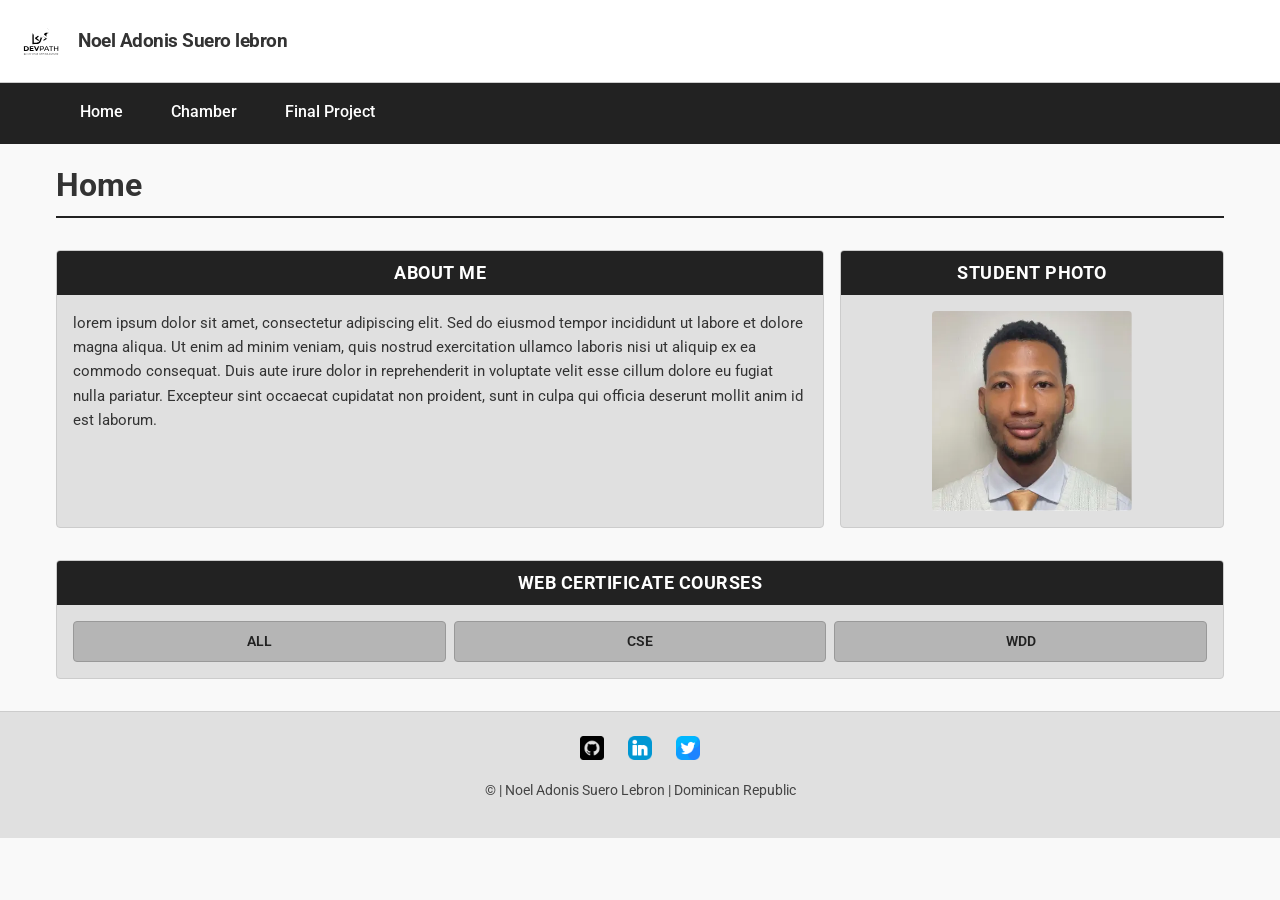
<file: index.html>
<!DOCTYPE html>
<html lang="en">
<head>
    <meta charset="UTF-8">
    <meta name="viewport" content="width=device-width, initial-scale=1.0">
    <title>About me</title>
    <meta name="description" content="This is a personal webpage about me, and my personal information about my hobbies and interests, and career.">
    <meta name="author" content="Adonis Lebron">

    <meta property="og:title" content="About me - Noel Adonis Suero Lebron">
    <meta property="og:description" content="This is a personal webpage about me, and my personal information about my hobbies and interests, and career.">
    <meta property="og:image" content="https://github.com/noellebron31-ship-it/wdd231/blob/main/week03/chamber/images/img-profile.webp">
    <meta property="og:url" content="https://github.com/noellebron31-ship-it/wdd231/blob/main/week03/chamber/images/hero.webp">
    <meta property="og:type" content="website">
    <link rel="icon" href="images/logo.svg" type="image/svg+xml">   
    <link rel="preconnect" href="https://fonts.googleapis.com">
    <link rel="preconnect" href="https://fonts.gstatic.com" crossorigin>
    <link href="https://fonts.googleapis.com/css2?family=Roboto:wght@400;500;700&display=swap" rel="stylesheet">

    <link rel="stylesheet" href="styles/normalize.css"> 
    <link rel="stylesheet" href="styles/context.css">
    <link script src="scripts/context.js" defer></script>
</head>

<body>
    
    <header>
        <div class="logo">
        <img src="images/logo.svg" alt="logo" width="200" height="200">
        <span> Noel Adonis Suero lebron</span>
        </div>

        <button id="menu-toggle" aria-label="toggle-menu">&#9776;</button>
 </header>

        
        <nav id="menu" class="hidden">
            <ul>
                <li><a href="index.html">Home</a></li>
                <li><a href="chamber.html">Chamber</a></li>
                <li><a href="final-project.html">Final Project</a></li>
            </ul> 
         </nav>
    

       
        <main>
            <h1>Home</h1>

        <section id="course-work">
            <h2>About me</h2>
            <p>lorem ipsum dolor sit amet, consectetur adipiscing elit. Sed do eiusmod tempor incididunt ut labore et dolore magna aliqua. Ut enim ad minim veniam, quis nostrud exercitation ullamco laboris nisi ut aliquip ex ea commodo consequat.
                 Duis aute irure dolor in reprehenderit in voluptate velit esse cillum dolore eu fugiat nulla pariatur. Excepteur sint occaecat cupidatat non proident, sunt in culpa qui officia deserunt mollit anim id est laborum.
            </p>
        </section>
        
        <section id="profile-photo">
                <h2>Student Photo</h2>
                <img src="images/img-profile.webp" alt="profile photo" width="200" height="200">
        </section>

        <section id="web-certificate-courses">
         <h2>Web certificate courses</h2>
             <ul>
                  <li>ALL</li>
                  <li>CSE</li>
                  <li>WDD</li>
             </ul>
        </section>
    </main>

    <!-- Footer Section -->
    <footer>
        <div class="footer-socials">
            <a href="https://github.com/" target="_blank" rel="noopener" aria-label="GitHub Profile">
                <img src="images/github.png" alt="GitHub" width="24" height="24">
            </a>
            <a href="https://linkedin.com/" target="_blank" rel="noopener" aria-label="LinkedIn Profile">
                <img src="images/linked.png" alt="LinkedIn" width="24" height="24">
            </a>
            <a href="https://twitter.com/" target="_blank" rel="noopener" aria-label="Twitter Profile">
                <img src="images/twitter.png" alt="Twitter" width="24" height="24">
            </a>
        </div>

        <div class="footer-info">
            <p>&copy;<span id="currentyear"></span> | Noel Adonis Suero Lebron | Dominican Republic</p>
        </div>

        <div class="footer-modified">
            <p id="lastModified"></p>
        </div>
    </footer>
    
</body>
</html>
</file>
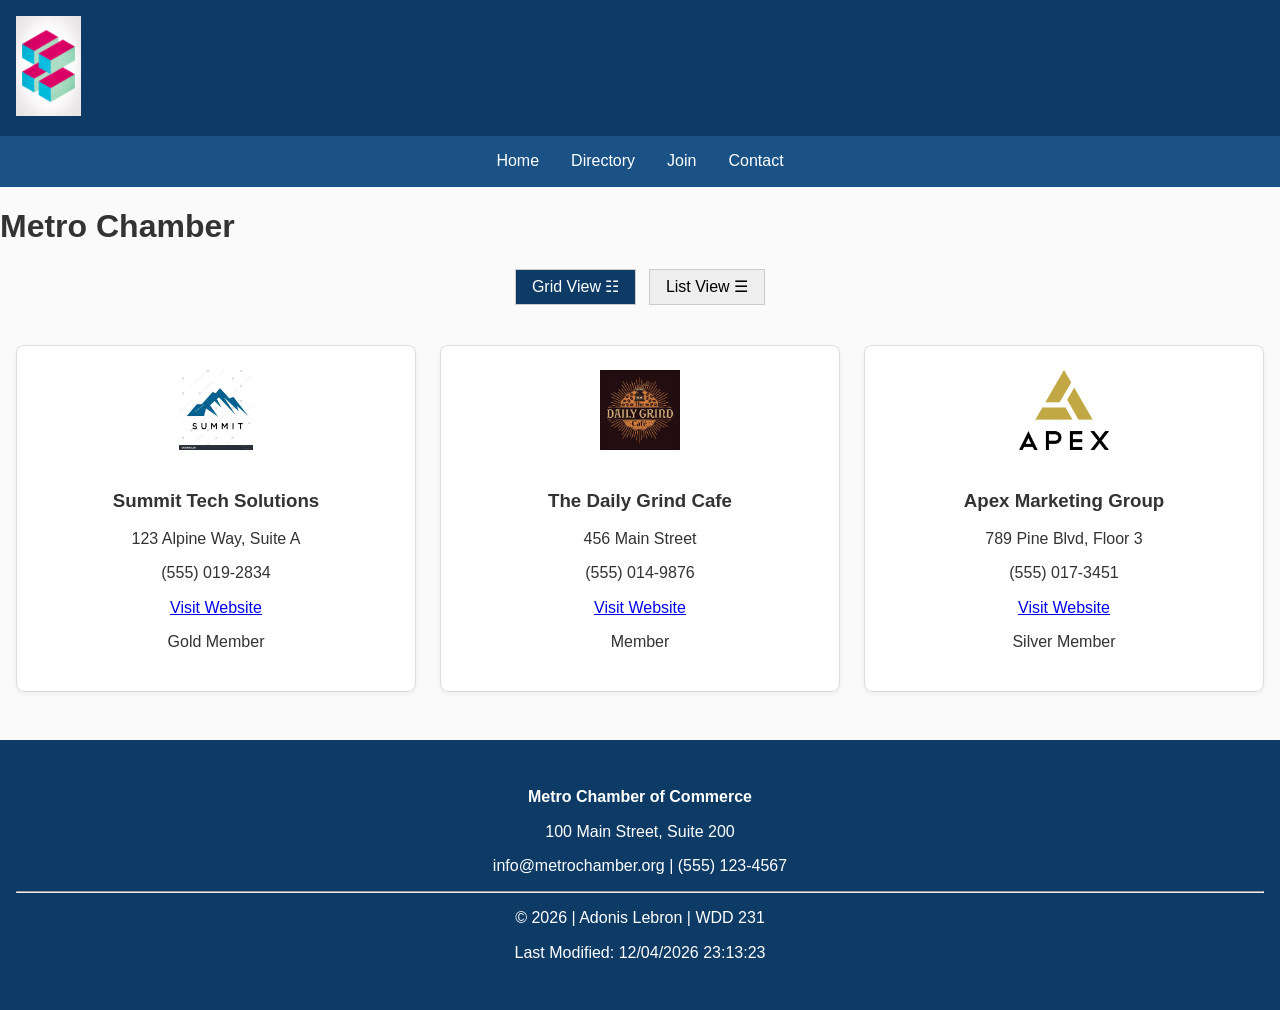
<file: chamber/directory.html>
<!DOCTYPE html>
<html lang="en">
<head>
  <meta charset="UTF-8">
  <meta name="viewport" content="width=device-width, initial-scale=1.0">
  <title>Business Directory | Local Chamber of Commerce</title>
  <meta name="description" content="Discover local businesses and services in our community Chamber of Commerce directory.">
  <meta name="author" content="Your Full Name">
  
  <link rel="icon" href="images/favicon.ico" type="image/favicon-icon">

  <meta property="og:title" content="Local Chamber of Commerce Directory">
  <meta property="og:description" content="Support local businesses. Browse our official member directory today.">
  <meta property="og:image" content="https://noellebron31-ship-it.github.io/wdd231/chamber/images/chamber-logo.avif">
  <meta property="og:url" content="https://yourgithubusername.github.io/wdd231/chamber/directory.html">
  <meta property="og:type" content="website">

  <link rel="preconnect" href="https://fonts.googleapis.com">
  <link rel="preconnect" href="https://fonts.gstatic.com" crossorigin>
  <link href="https://fonts.googleapis.com/css2?family=Montserrat:ital,wght@0,100..900;1,100..900&family=Roboto:ital,wght@0,100..900;1,100..900&display=swap" rel="stylesheet">

  <link rel="stylesheet" href="styles/normalize.css">
  <link rel="stylesheet" href="styles/small.css">
  <link rel="stylesheet" href="styles/larger.css" media="(min-width: 37.5rem)">
  <script src="scripts/directory.js" defer></script>

</head>
<body>

  <header>
    <div class="logo-area">
      <img src="images/chamber-logo.avif" alt="Chamber Logo" wight="100" height="100">
     
    </div>
    <button id="menu-btn" aria-label="Toggle navigation menu">☰</button>
  </header>

  <nav>
    <ul id="nav-links">
      <li><a href="#">Home</a></li>
      <li><a href="directory.html" class="active">Directory</a></li>
      <li><a href="#">Join</a></li>
      <li><a href="#">Contact</a></li>
    </ul>
  </nav>

  <main>
     <h1>Metro Chamber</h1>
    
    <div class="view-toggle">
      <button id="grid-btn" class="active" aria-label="Grid View">Grid View ☷</button>
      <button id="list-btn" aria-label="List View">List View ☰</button>
    </div>

    <article id="members-container" class="grid-view">
      </article>
  </main>

  <footer>
    <div class="footer-contact">
      <p><strong>Metro Chamber of Commerce</strong></p>
      <p>100 Main Street, Suite 200</p>
      <p>info@metrochamber.org | (555) 123-4567</p>
    </div>
    <hr>
    <div class="footer-meta">
      <p>&copy; <span id="year"></span> | Adonis Lebron | WDD 231</p>
      <p>Last Modified: <span id="lastModified"></span></p>
    </div>
  </footer>


</body>
</html>
</file>
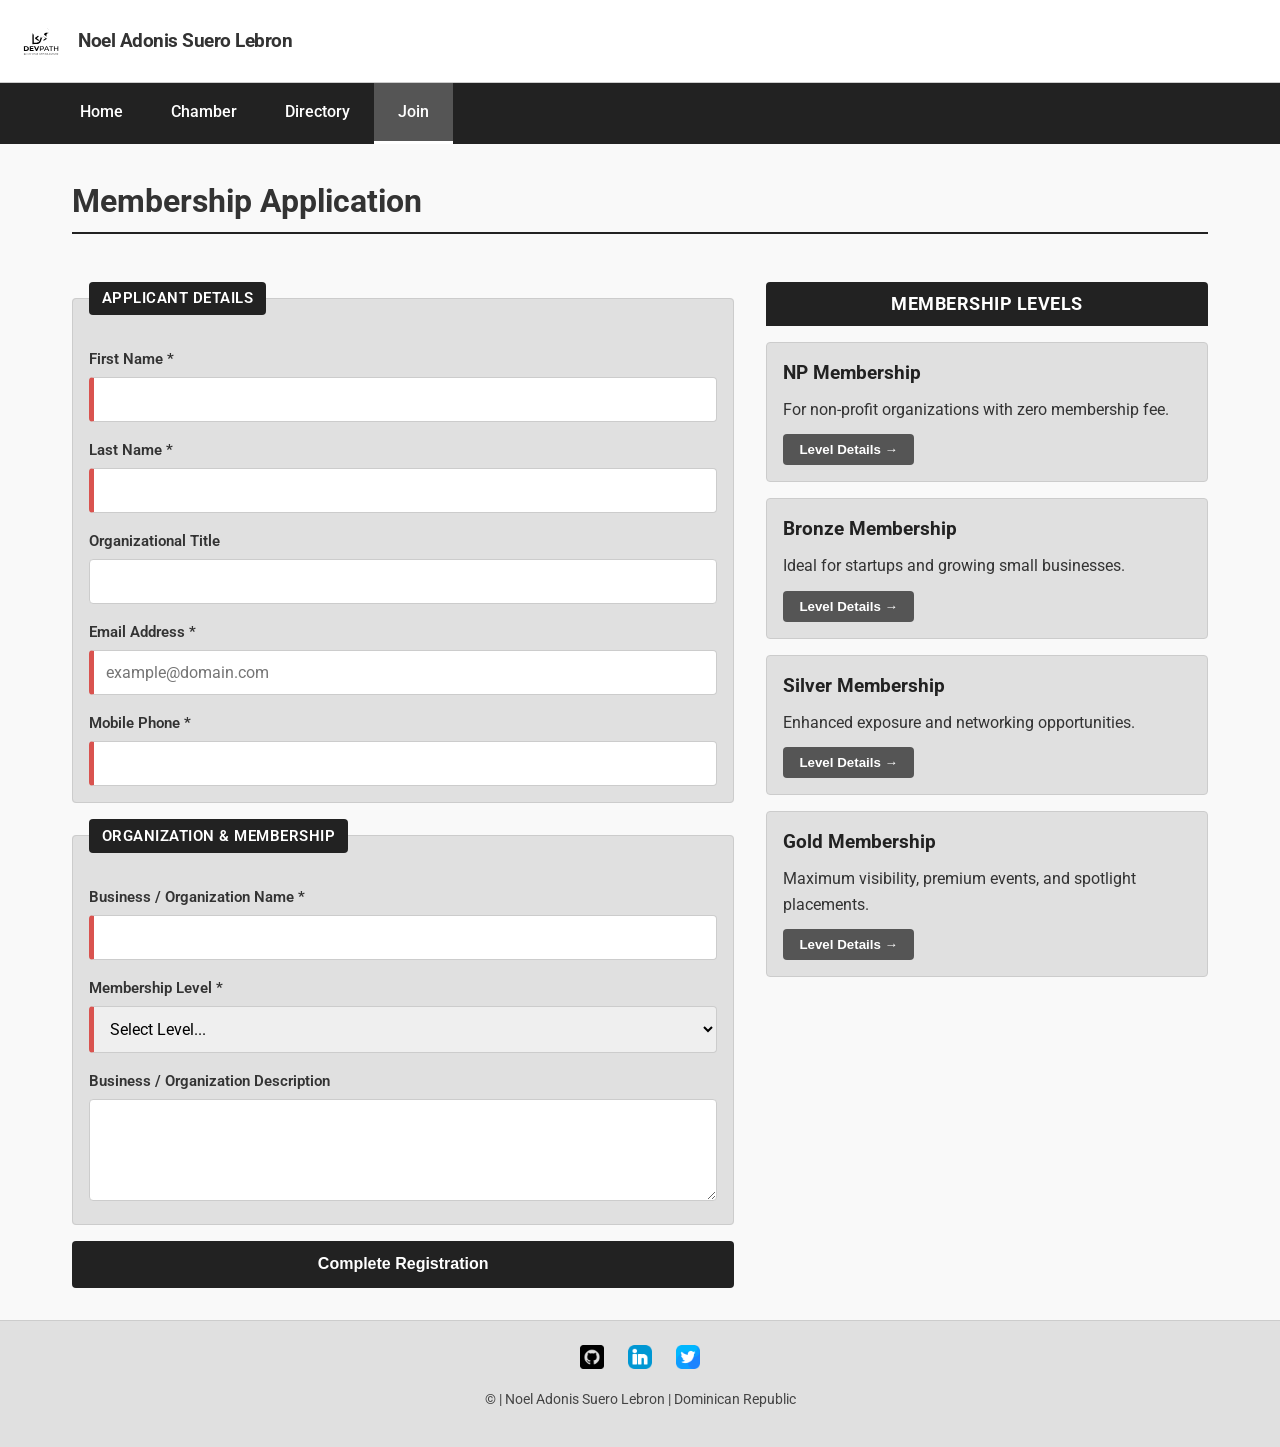
<file: chamber/join.html>
<!DOCTYPE html>
<html lang="en">
<head>
    <meta charset="UTF-8">
    <meta name="viewport" content="width=device-width, initial-scale=1.0">
    <title>Chamber Membership Application - Join Us</title>
    <meta name="description" content="Apply to join the Chamber of Commerce. Select your membership level and connect with local business opportunities.">
    <meta name="author" content="Noel Adonis Suero Lebron">

    
    <link rel="icon" href="images/logo.svg" type="image/svg+xml">

   
    <meta property="og:title" content="Chamber Membership Application">
    <meta property="og:description" content="Join our Chamber of Commerce to grow your business network.">
    <meta property="og:image" content="https://yourusername.github.io/wdd231/chamber/images/hero.webp">
    <meta property="og:url" content="https://yourusername.github.io/wdd231/chamber/join.html">
    <meta property="og:type" content="website">

   
    <link rel="preconnect" href="https://fonts.googleapis.com">
    <link rel="preconnect" href="https://fonts.gstatic.com" crossorigin>
    <link href="https://fonts.googleapis.com/css2?family=Roboto:wght@400;500;700&display=swap" rel="stylesheet">

    <link rel="stylesheet" href="styles/join.css">
    <link rel="stylesheet" href="styles/join-large.css" media="(min-width: 768px)">

    <script src="scripts/join.js" defer></script>
</head>

<body>
    
    <header>
        <div class="logo">
            <img src="images/logo.svg" alt="Chamber Logo" width="50" height="50">
            <span>Noel Adonis Suero Lebron</span>
        </div>
        <button id="menu-toggle" aria-label="toggle-menu">&#9776;</button>
    </header>

    
    <nav id="menu" class="hidden">
        <ul>
            <li><a href="../index.html">Home</a></li>
            <li><a href="index.html">Chamber</a></li>
            <li><a href="directory.html">Directory</a></li>
            <li><a href="join.html" class="active">Join</a></li>
        </ul>
    </nav>

    
    <main class="join-grid">
        <h1>Membership Application</h1>

       
        <form method="get" action="thankyou.html" class="join-form">
            <fieldset>
                <legend>Applicant Details</legend>
                
                <label title="First Name">
                    First Name *
                    <input type="text" name="fname" required autocomplete="given-name" title="Please enter your first name">
                </label>

                <label title="Last Name">
                    Last Name *
                    <input type="text" name="lname" required autocomplete="family-name" title="Please enter your last name">
                </label>

                <label title="Organizational Title">
                    Organizational Title
                    <input type="text" name="title" autocomplete="organization-title" pattern="[A-Za-z\s\-]{7,}" title="Only letters, spaces, and hyphens with a minimum of 7 characters">
                </label>

                <label title="Email Address">
                    Email Address *
                    <input type="email" name="email" required autocomplete="email" placeholder="example@domain.com" title="Please enter a valid email address">
                </label>

                <label title="Mobile Phone Number">
                    Mobile Phone *
                    <input type="tel" name="phone" required autocomplete="tel" title="Please enter your mobile phone number">
                </label>
            </fieldset>

            <fieldset>
                <legend>Organization & Membership</legend>

                <label title="Business or Organization Name">
                    Business / Organization Name *
                    <input type="text" name="organization" required autocomplete="organization" title="Please enter your business or organization name">
                </label>

                <label title="Membership Level">
                    Membership Level *
                    <select name="membership" required title="Select a membership level">
                        <option value="" disabled selected>Select Level...</option>
                        <option value="np">NP Membership (Non-Profit / Free)</option>
                        <option value="bronze">Bronze Membership</option>
                        <option value="silver">Silver Membership</option>
                        <option value="gold">Gold Membership</option>
                    </select>
                </label>

                <label title="Business Description">
                    Business / Organization Description
                    <textarea name="description" rows="4" title="Briefly describe your business or organization"></textarea>
                </label>

                
                <input type="hidden" name="timestamp" id="timestamp">
            </fieldset>

            <input type="submit" value="Complete Registration" class="submit-btn">
        </form>

      
        <section class="membership-cards-container">
            <h2>Membership Levels</h2>

            <div class="cards-grid">
                <div class="card card-np">
                    <h3>NP Membership</h3>
                    <p>For non-profit organizations with zero membership fee.</p>
                    <button type="button" class="modal-trigger" data-modal="modal-np">Level Details &rarr;</button>
                </div>

                <div class="card card-bronze">
                    <h3>Bronze Membership</h3>
                    <p>Ideal for startups and growing small businesses.</p>
                    <button type="button" class="modal-trigger" data-modal="modal-bronze">Level Details &rarr;</button>
                </div>

                <div class="card card-silver">
                    <h3>Silver Membership</h3>
                    <p>Enhanced exposure and networking opportunities.</p>
                    <button type="button" class="modal-trigger" data-modal="modal-silver">Level Details &rarr;</button>
                </div>

                <div class="card card-gold">
                    <h3>Gold Membership</h3>
                    <p>Maximum visibility, premium events, and spotlight placements.</p>
                    <button type="button" class="modal-trigger" data-modal="modal-gold">Level Details &rarr;</button>
                </div>
            </div>
        </section>

        
        <dialog id="modal-np" class="benefits-modal">
            <button class="modal-close">&times;</button>
            <h3>NP Membership Benefits</h3>
            <ul>
                <li>Free community listing in directory.</li>
                <li>Access to general chamber networking meetings.</li>
                <li>Newsletter announcements for community events.</li>
            </ul>
        </dialog>

        <dialog id="modal-bronze" class="benefits-modal">
            <button class="modal-close">&times;</button>
            <h3>Bronze Membership Benefits</h3>
            <ul>
                <li>Standard business directory listing.</li>
                <li>10% discount on chamber event tickets.</li>
                <li>Access to professional development workshops.</li>
            </ul>
        </dialog>

        <dialog id="modal-silver" class="benefits-modal">
            <button class="modal-close">&times;</button>
            <h3>Silver Membership Benefits</h3>
            <ul>
                <li>Highlighted business directory listing.</li>
                <li>20% discount on chamber event tickets.</li>
                <li>Rotating banner ad placement on chamber website.</li>
            </ul>
        </dialog>

        <dialog id="modal-gold" class="benefits-modal">
            <button class="modal-close">&times;</button>
            <h3>Gold Membership Benefits</h3>
            <ul>
                <li>Featured Gold placement on business directory and home page spotlights.</li>
                <li>Free entry to all annual chamber galas and business expos.</li>
                <li>Dedicated email broadcast to chamber mailing list.</li>
            </ul>
        </dialog>
    </main>

    
    <footer>
        <div class="footer-socials">
            <a href="https://github.com/" target="_blank" rel="noopener" aria-label="GitHub Profile">
                <img src="images/github.png" alt="GitHub" width="24" height="24">
            </a>
            <a href="https://linkedin.com/" target="_blank" rel="noopener" aria-label="LinkedIn Profile">
                <img src="images/linked.png" alt="LinkedIn" width="24" height="24">
            </a>
            <a href="https://twitter.com/" target="_blank" rel="noopener" aria-label="Twitter Profile">
                <img src="images/twitter.png" alt="Twitter" width="24" height="24">
            </a>
        </div>

        <div class="footer-info">
            <p>&copy;<span id="currentyear"></span> | Noel Adonis Suero Lebron | Dominican Republic</p>
        </div>

        <div class="footer-modified">
            <p id="lastModified"></p>
        </div>
    </footer>
</body>
</html>
</file>
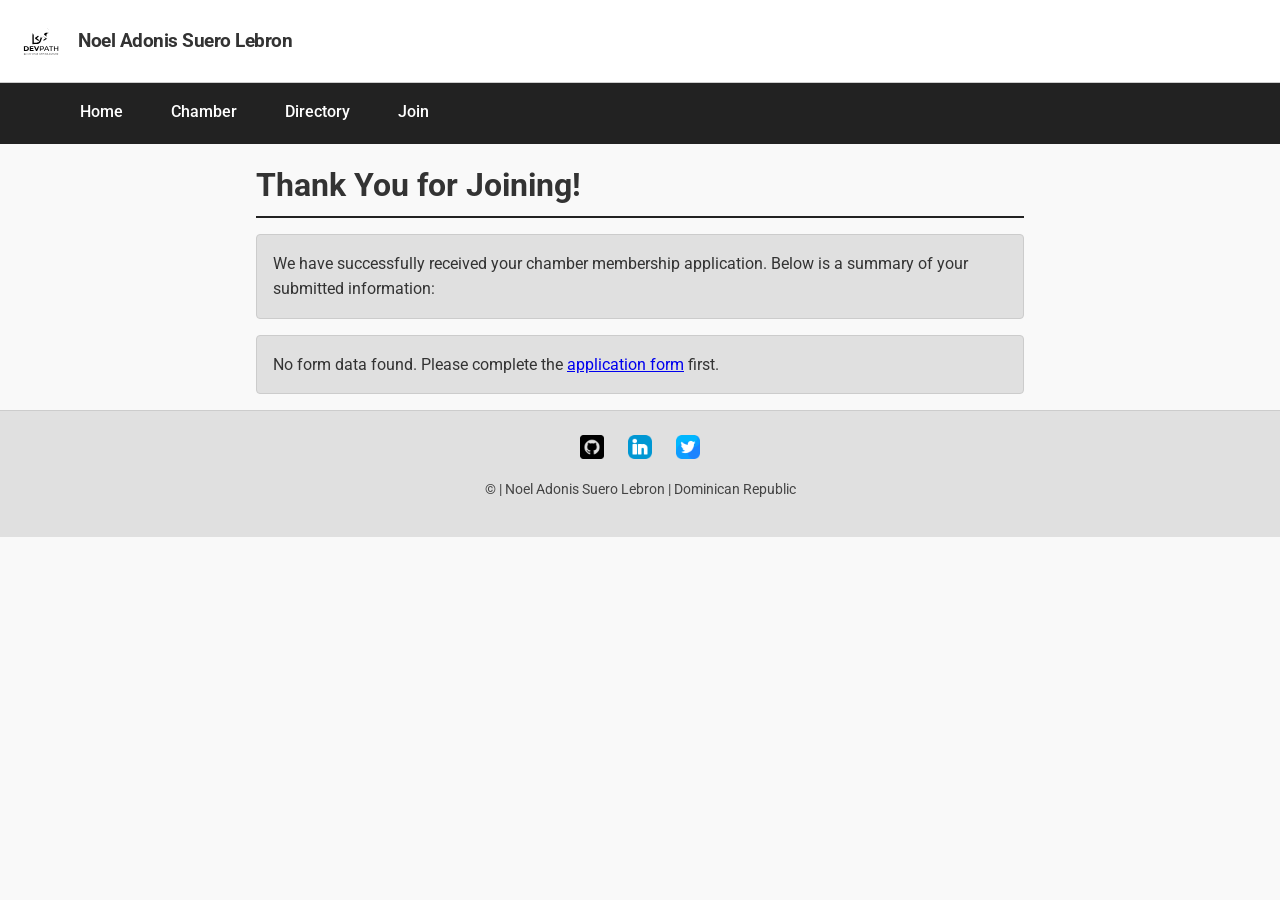
<file: chamber/thankyou.html>
<!DOCTYPE html>
<html lang="en">
<head>
    <meta charset="UTF-8">
    <meta name="viewport" content="width=device-width, initial-scale=1.0">
    <title>Registration Confirmation - Thank You</title>
    <meta name="description" content="Thank you for submitting your application to join the Chamber of Commerce.">
    <meta name="author" content="Noel Adonis Suero Lebron">

   
    <link rel="icon" href="images/logo.svg" type="image/svg+xml">

  
    <meta property="og:title" content="Registration Confirmation">
    <meta property="og:description" content="Thank you for joining the Chamber of Commerce.">
    <meta property="og:image" content="https://yourusername.github.io/wdd231/chamber/images/hero.webp">
    <meta property="og:url" content="https://yourusername.github.io/wdd231/chamber/thankyou.html">
    <meta property="og:type" content="website">

  
    <link rel="preconnect" href="https://fonts.googleapis.com">
    <link rel="preconnect" href="https://fonts.gstatic.com" crossorigin>
    <link href="https://fonts.googleapis.com/css2?family=Roboto:wght@400;500;700&display=swap" rel="stylesheet">

    <link rel="stylesheet" href="styles/join.css">
    <link rel="stylesheet" href="styles/join-large.css">
    
    
    <script src="scripts/thankyou.js" defer></script>
</head>

<body>
    
    <header>
        <div class="logo">
            <img src="images/logo.svg" alt="Chamber Logo" width="50" height="50">
            <span>Noel Adonis Suero Lebron</span>
        </div>
        <button id="menu-toggle" aria-label="toggle-menu">&#9776;</button>
    </header>


    <nav id="menu" class="hidden">
        <ul>
            <li><a href="../index.html">Home</a></li>
            <li><a href="index.html">Chamber</a></li>
            <li><a href="directory.html">Directory</a></li>
            <li><a href="join.html">Join</a></li>
        </ul>
    </nav>

  
    <main class="thankyou-container">
        <h1>Thank You for Joining!</h1>
        <p class="thankyou-intro">We have successfully received your chamber membership application. Below is a summary of your submitted information:</p>

        <div id="results" class="results-card">
          
        </div>
    </main>


    <footer>
        <div class="footer-socials">
            <a href="https://github.com/" target="_blank" rel="noopener" aria-label="GitHub Profile">
                <img src="images/github.png" alt="GitHub" width="24" height="24">
            </a>
            <a href="https://linkedin.com/" target="_blank" rel="noopener" aria-label="LinkedIn Profile">
                <img src="images/linked.png" alt="LinkedIn" width="24" height="24">
            </a>
            <a href="https://twitter.com/" target="_blank" rel="noopener" aria-label="Twitter Profile">
                <img src="images/twitter.png" alt="Twitter" width="24" height="24">
            </a>
        </div>

        <div class="footer-info">
            <p>&copy;<span id="currentyear"></span> | Noel Adonis Suero Lebron | Dominican Republic</p>
        </div>

        <div class="footer-modified">
            <p id="lastModified"></p>
        </div>
    </footer>
</body>
</html>
</file>
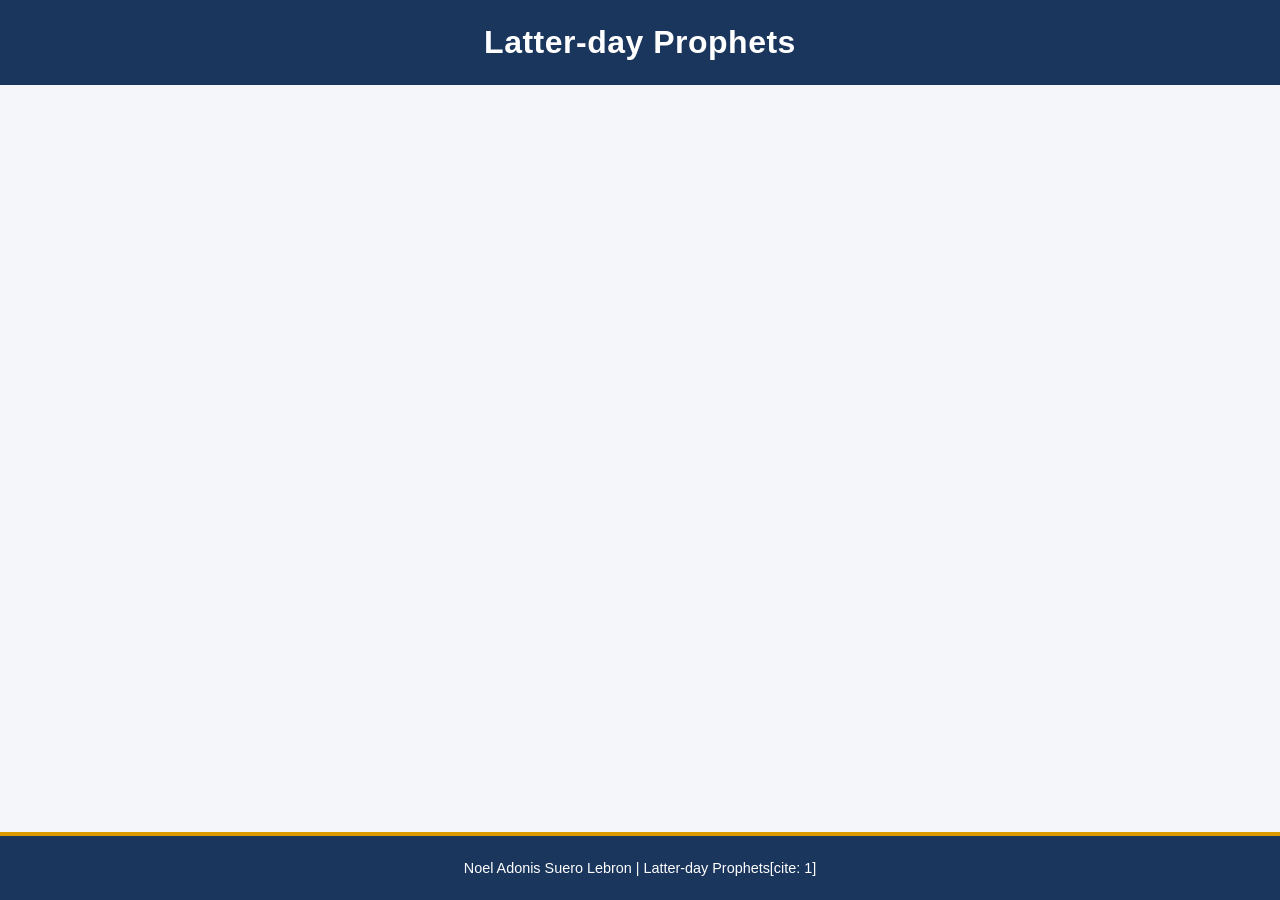
<file: week02/prophets.html>
<!DOCTYPE html>
<html lang="en">
<head>
    <meta charset="UTF-8">
    <meta name="viewport" content="width=device-width, initial-scale=1.0">
    <title>Latter-day Prophets</title>
    <meta name="description" content="A dynamic page displaying Latter-day Prophets of the LDS church, fetching data asynchronously using the Fetch API.">
    <meta name="author" content="Noel Adonis Suero Lebron">
    <link rel="stylesheet" href="styles/prophets.css">
    <script src="scripts/prophets.js" defer></script>
</head>
<body>
    <header>
        <h1>Latter-day Prophets</h1>
    </header>

    <main>
        <div id="cards"></div>
    </main>

    <footer>
        Noel Adonis Suero Lebron | Latter-day Prophets[cite: 1]
    </footer>
</body>
</html>
</file>
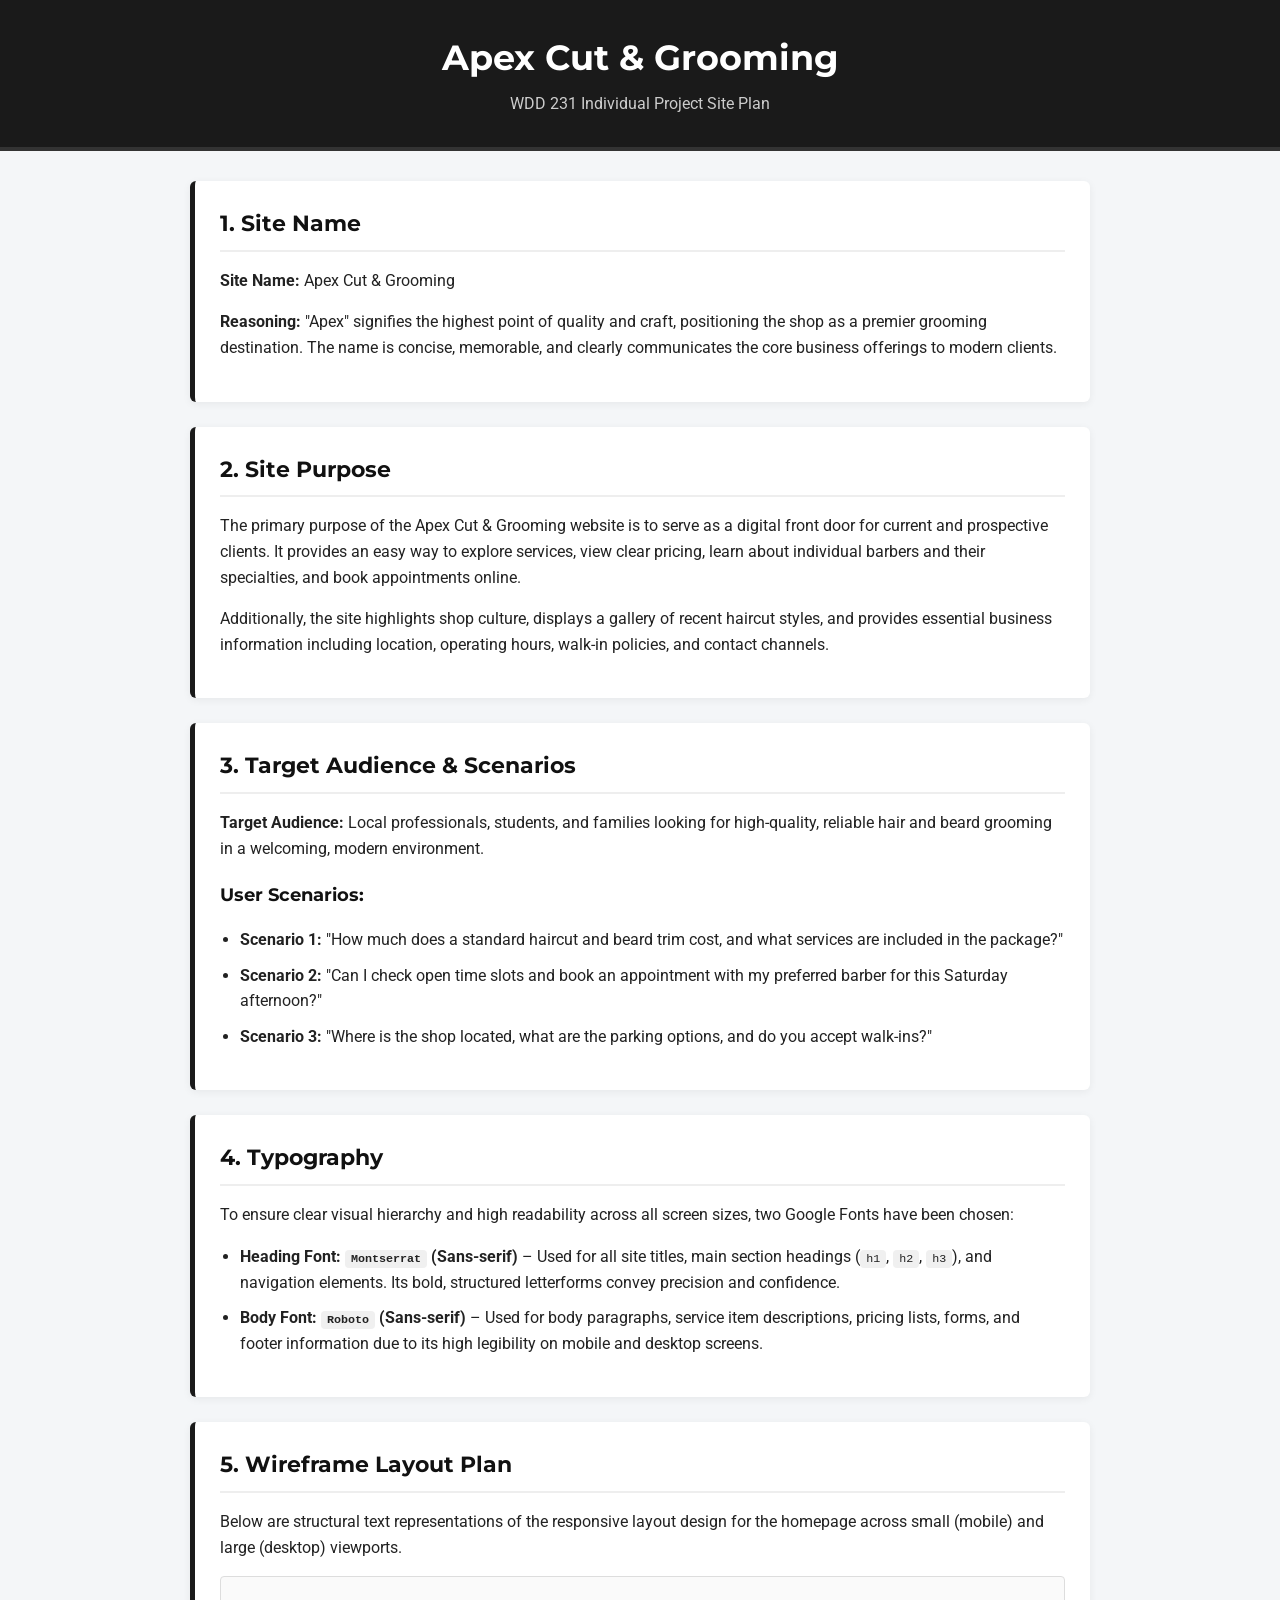
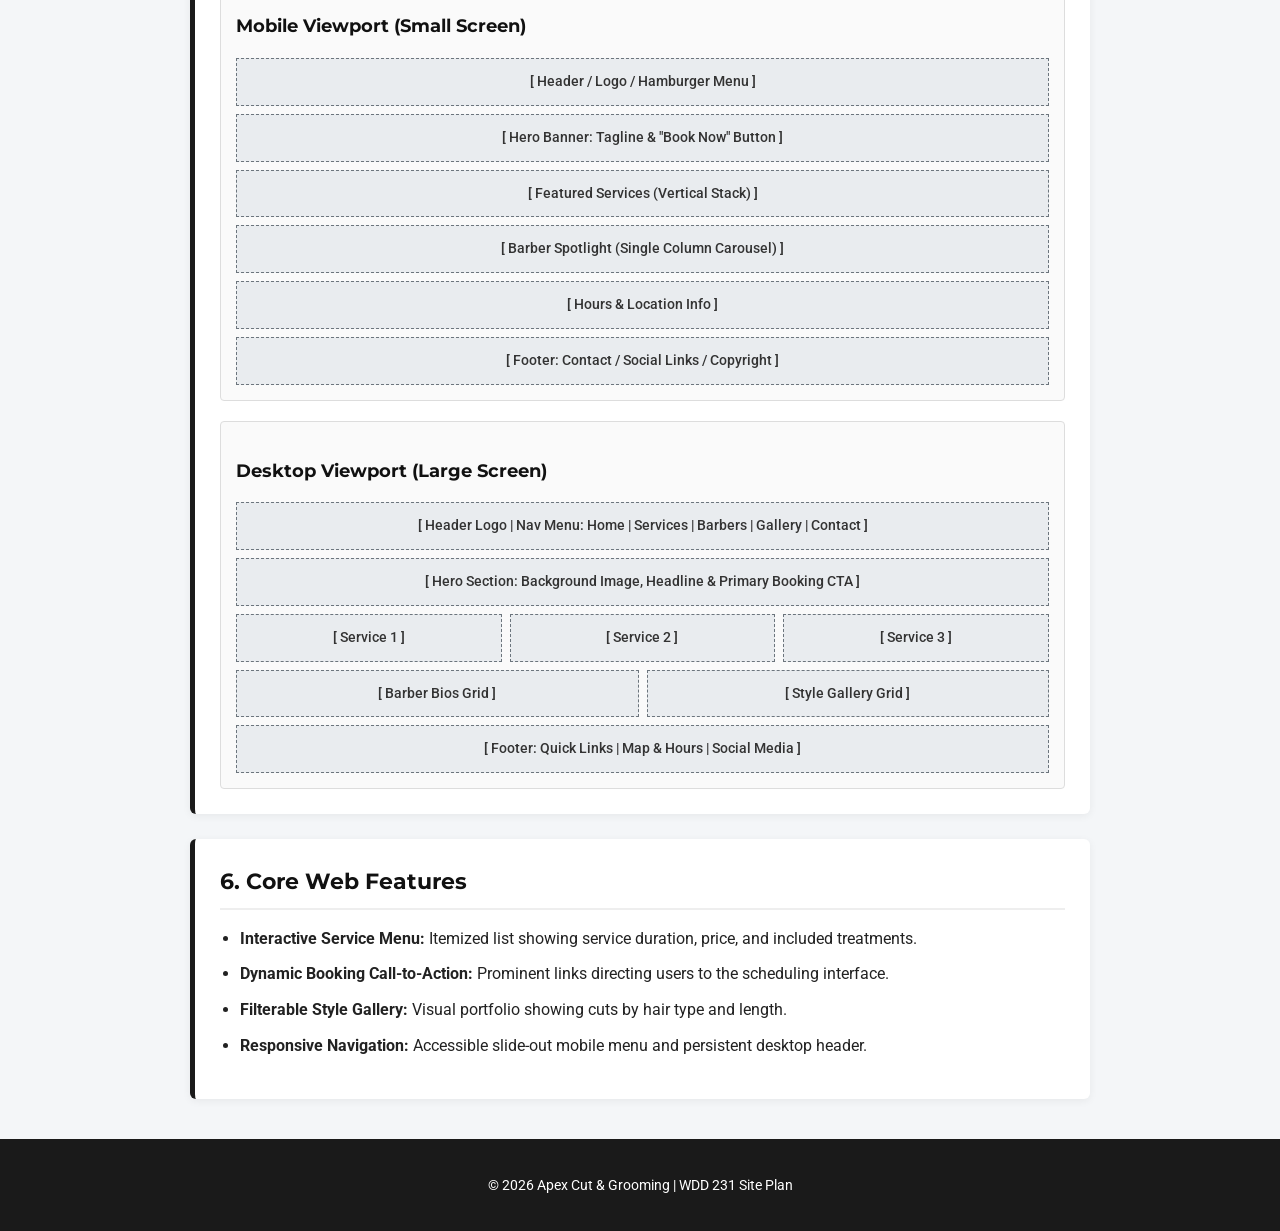
<file: week05/site-plan.html>
<!DOCTYPE html>
<html lang="en">
<head>
  <meta charset="UTF-8">
  <meta name="viewport" content="width=device-width, initial-scale=1.0">
  <title>Apex Cut & Grooming – Individual Project Site Plan</title>
  <link rel="preconnect" href="https://fonts.googleapis.com">
  <link rel="preconnect" href="https://fonts.gstatic.com" crossorigin>
  <link href="https://fonts.googleapis.com/css2?family=Montserrat:wght@600;700&family=Roboto:wght@400;500;700&display=swap" rel="stylesheet">
  <link rel="stylesheet" href="styles/site-plan.css">
</head>
<body>
  <header>
    <h1>Apex Cut & Grooming</h1>
    <p class="subtitle">WDD 231 Individual Project Site Plan</p>
  </header>

  <main>
    <!-- Site Name Section -->
    <section>
      <h2>1. Site Name</h2>
      <p><strong>Site Name:</strong> Apex Cut & Grooming</p>
      <p>
        <strong>Reasoning:</strong> "Apex" signifies the highest point of quality and craft, positioning the shop as a premier grooming destination. The name is concise, memorable, and clearly communicates the core business offerings to modern clients.
      </p>
    </section>

    <!-- Site Purpose Section -->
    <section>
      <h2>2. Site Purpose</h2>
      <p>
        The primary purpose of the Apex Cut & Grooming website is to serve as a digital front door for current and prospective clients. It provides an easy way to explore services, view clear pricing, learn about individual barbers and their specialties, and book appointments online. 
      </p>
      <p>
        Additionally, the site highlights shop culture, displays a gallery of recent haircut styles, and provides essential business information including location, operating hours, walk-in policies, and contact channels.
      </p>
    </section>

    <!-- Target Audience & Scenarios Section -->
    <section>
      <h2>3. Target Audience & Scenarios</h2>
      <p>
        <strong>Target Audience:</strong> Local professionals, students, and families looking for high-quality, reliable hair and beard grooming in a welcoming, modern environment.
      </p>
      <h3>User Scenarios:</h3>
      <ul>
        <li><strong>Scenario 1:</strong> "How much does a standard haircut and beard trim cost, and what services are included in the package?"</li>
        <li><strong>Scenario 2:</strong> "Can I check open time slots and book an appointment with my preferred barber for this Saturday afternoon?"</li>
        <li><strong>Scenario 3:</strong> "Where is the shop located, what are the parking options, and do you accept walk-ins?"</li>
      </ul>
    </section>

    <!-- Typography Section -->
    <section>
      <h2>4. Typography</h2>
      <p>
        To ensure clear visual hierarchy and high readability across all screen sizes, two Google Fonts have been chosen:
      </p>
      <ul>
        <li>
          <strong>Heading Font: <code>Montserrat</code> (Sans-serif)</strong> – Used for all site titles, main section headings (<code>h1</code>, <code>h2</code>, <code>h3</code>), and navigation elements. Its bold, structured letterforms convey precision and confidence.
        </li>
        <li>
          <strong>Body Font: <code>Roboto</code> (Sans-serif)</strong> – Used for body paragraphs, service item descriptions, pricing lists, forms, and footer information due to its high legibility on mobile and desktop screens.
        </li>
      </ul>
    </section>

    <!-- Wireframe Layout Section (Text/CSS Structural Representation) -->
    <section>
      <h2>5. Wireframe Layout Plan</h2>
      <p>
        Below are structural text representations of the responsive layout design for the homepage across small (mobile) and large (desktop) viewports.
      </p>

      <div class="wireframe-container">
        <!-- Small Viewport Diagram -->
        <div class="wireframe-card">
          <h3>Mobile Viewport (Small Screen)</h3>
          <div class="wireframe-box">
            <div class="wf-block wf-header">[ Header / Logo / Hamburger Menu ]</div>
            <div class="wf-block wf-hero">[ Hero Banner: Tagline & "Book Now" Button ]</div>
            <div class="wf-block wf-section">[ Featured Services (Vertical Stack) ]</div>
            <div class="wf-block wf-section">[ Barber Spotlight (Single Column Carousel) ]</div>
            <div class="wf-block wf-section">[ Hours & Location Info ]</div>
            <div class="wf-block wf-footer">[ Footer: Contact / Social Links / Copyright ]</div>
          </div>
        </div>

        <!-- Large Viewport Diagram -->
        <div class="wireframe-card">
          <h3>Desktop Viewport (Large Screen)</h3>
          <div class="wireframe-box">
            <div class="wf-block wf-header">[ Header Logo | Nav Menu: Home | Services | Barbers | Gallery | Contact ]</div>
            <div class="wf-block wf-hero">[ Hero Section: Background Image, Headline & Primary Booking CTA ]</div>
            <div class="wf-grid-3">
              <div class="wf-block">[ Service 1 ]</div>
              <div class="wf-block">[ Service 2 ]</div>
              <div class="wf-block">[ Service 3 ]</div>
            </div>
            <div class="wf-grid-2">
              <div class="wf-block">[ Barber Bios Grid ]</div>
              <div class="wf-block">[ Style Gallery Grid ]</div>
            </div>
            <div class="wf-block wf-footer">[ Footer: Quick Links | Map & Hours | Social Media ]</div>
          </div>
        </div>
      </div>
    </section>

    <!-- Key Site Features & Future Enhancements -->
    <section>
      <h2>6. Core Web Features</h2>
      <ul>
        <li><strong>Interactive Service Menu:</strong> Itemized list showing service duration, price, and included treatments.</li>
        <li><strong>Dynamic Booking Call-to-Action:</strong> Prominent links directing users to the scheduling interface.</li>
        <li><strong>Filterable Style Gallery:</strong> Visual portfolio showing cuts by hair type and length.</li>
        <li><strong>Responsive Navigation:</strong> Accessible slide-out mobile menu and persistent desktop header.</li>
      </ul>
    </section>
  </main>

  <footer>
    <p>&copy; 2026 Apex Cut & Grooming | WDD 231 Site Plan</p>
  </footer>
</body>
</html>
</file>
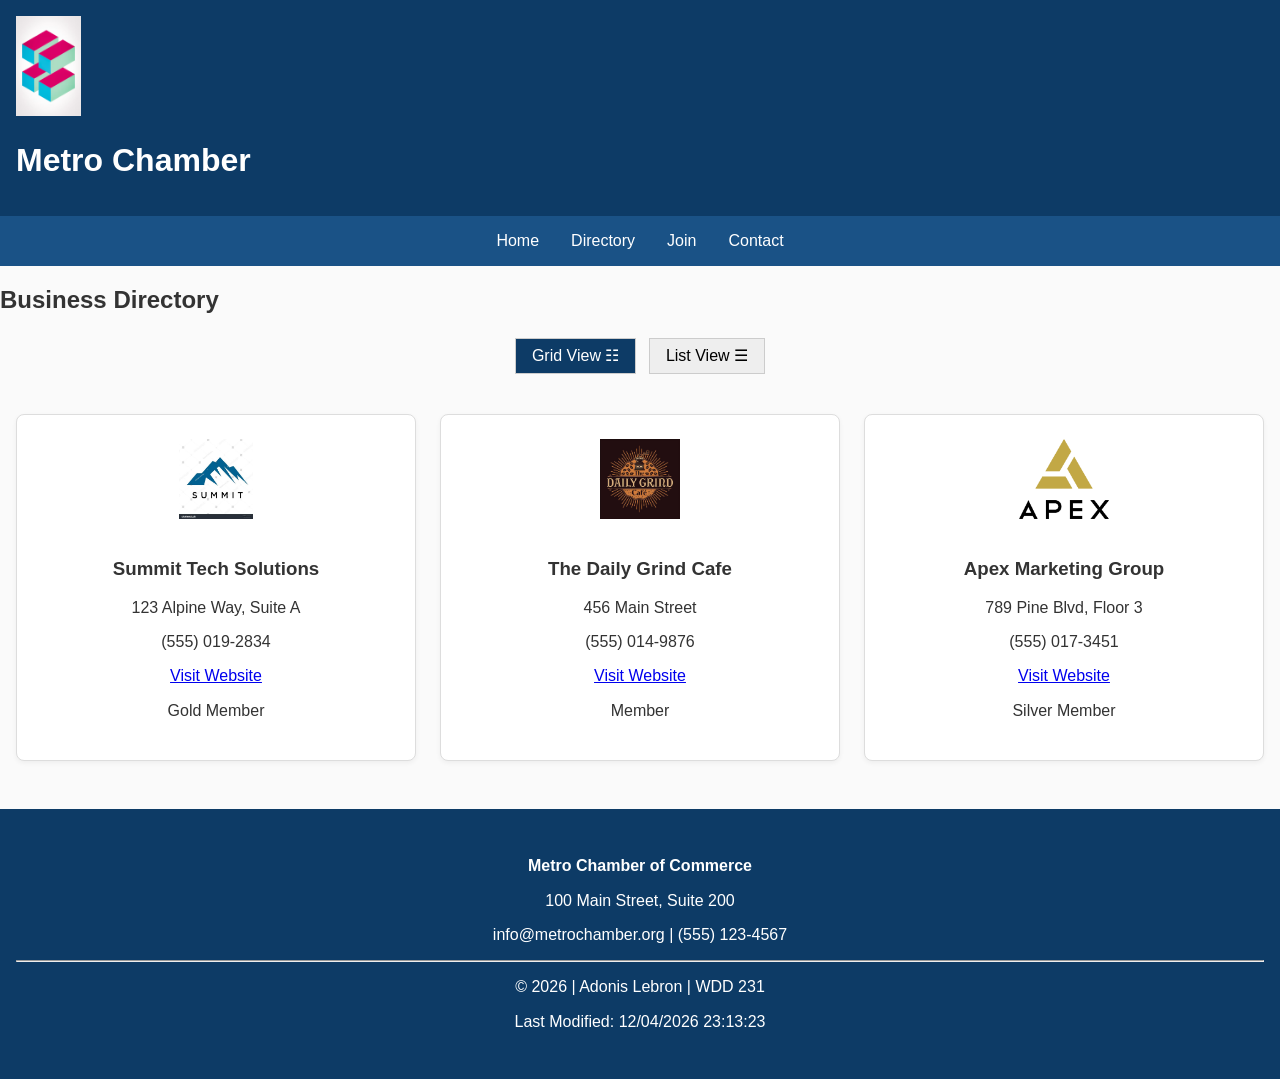
<file: week02/chamber/directory.html>
<!DOCTYPE html>
<html lang="en">
<head>
  <meta charset="UTF-8">
  <meta name="viewport" content="width=device-width, initial-scale=1.0">
  <title>Business Directory | Local Chamber of Commerce</title>
  <meta name="description" content="Discover local businesses and services in our community Chamber of Commerce directory.">
  <meta name="author" content="Your Full Name">
  
  <link rel="icon" href="images/favicon.ico" type="image/favicon-icon">

  <meta property="og:title" content="Local Chamber of Commerce Directory">
  <meta property="og:description" content="Support local businesses. Browse our official member directory today.">
  <meta property="og:image" content="https://yourgithubusername.github.io/wdd231/chamber/images/og-image.jpg">
  <meta property="og:url" content="https://yourgithubusername.github.io/wdd231/chamber/directory.html">
  <meta property="og:type" content="website">

  <link rel="stylesheet" href="styles/normalize.css">
  <link rel="stylesheet" href="styles/small.css">
  <link rel="stylesheet" href="styles/larger.css" media="(min-width: 37.5rem)">
  <script src="scripts/directory.js" defer></script>

</head>
<body>

  <header>
    <div class="logo-area">
      <img src="images/chamber-logo.avif" alt="Chamber Logo" wight="100" height="100">
      <h1>Metro Chamber</h1>
    </div>
    <button id="menu-btn" aria-label="Toggle navigation menu">☰</button>
  </header>

  <nav>
    <ul id="nav-links">
      <li><a href="#">Home</a></li>
      <li><a href="directory.html" class="active">Directory</a></li>
      <li><a href="#">Join</a></li>
      <li><a href="#">Contact</a></li>
    </ul>
  </nav>

  <main>
    <h2>Business Directory</h2>
    
    <div class="view-toggle">
      <button id="grid-btn" class="active" aria-label="Grid View">Grid View ☷</button>
      <button id="list-btn" aria-label="List View">List View ☰</button>
    </div>

    <article id="members-container" class="grid-view">
      </article>
  </main>

  <footer>
    <div class="footer-contact">
      <p><strong>Metro Chamber of Commerce</strong></p>
      <p>100 Main Street, Suite 200</p>
      <p>info@metrochamber.org | (555) 123-4567</p>
    </div>
    <hr>
    <div class="footer-meta">
      <p>&copy; <span id="year"></span> | Adonis Lebron | WDD 231</p>
      <p>Last Modified: <span id="lastModified"></span></p>
    </div>
  </footer>


</body>
</html>
</file>
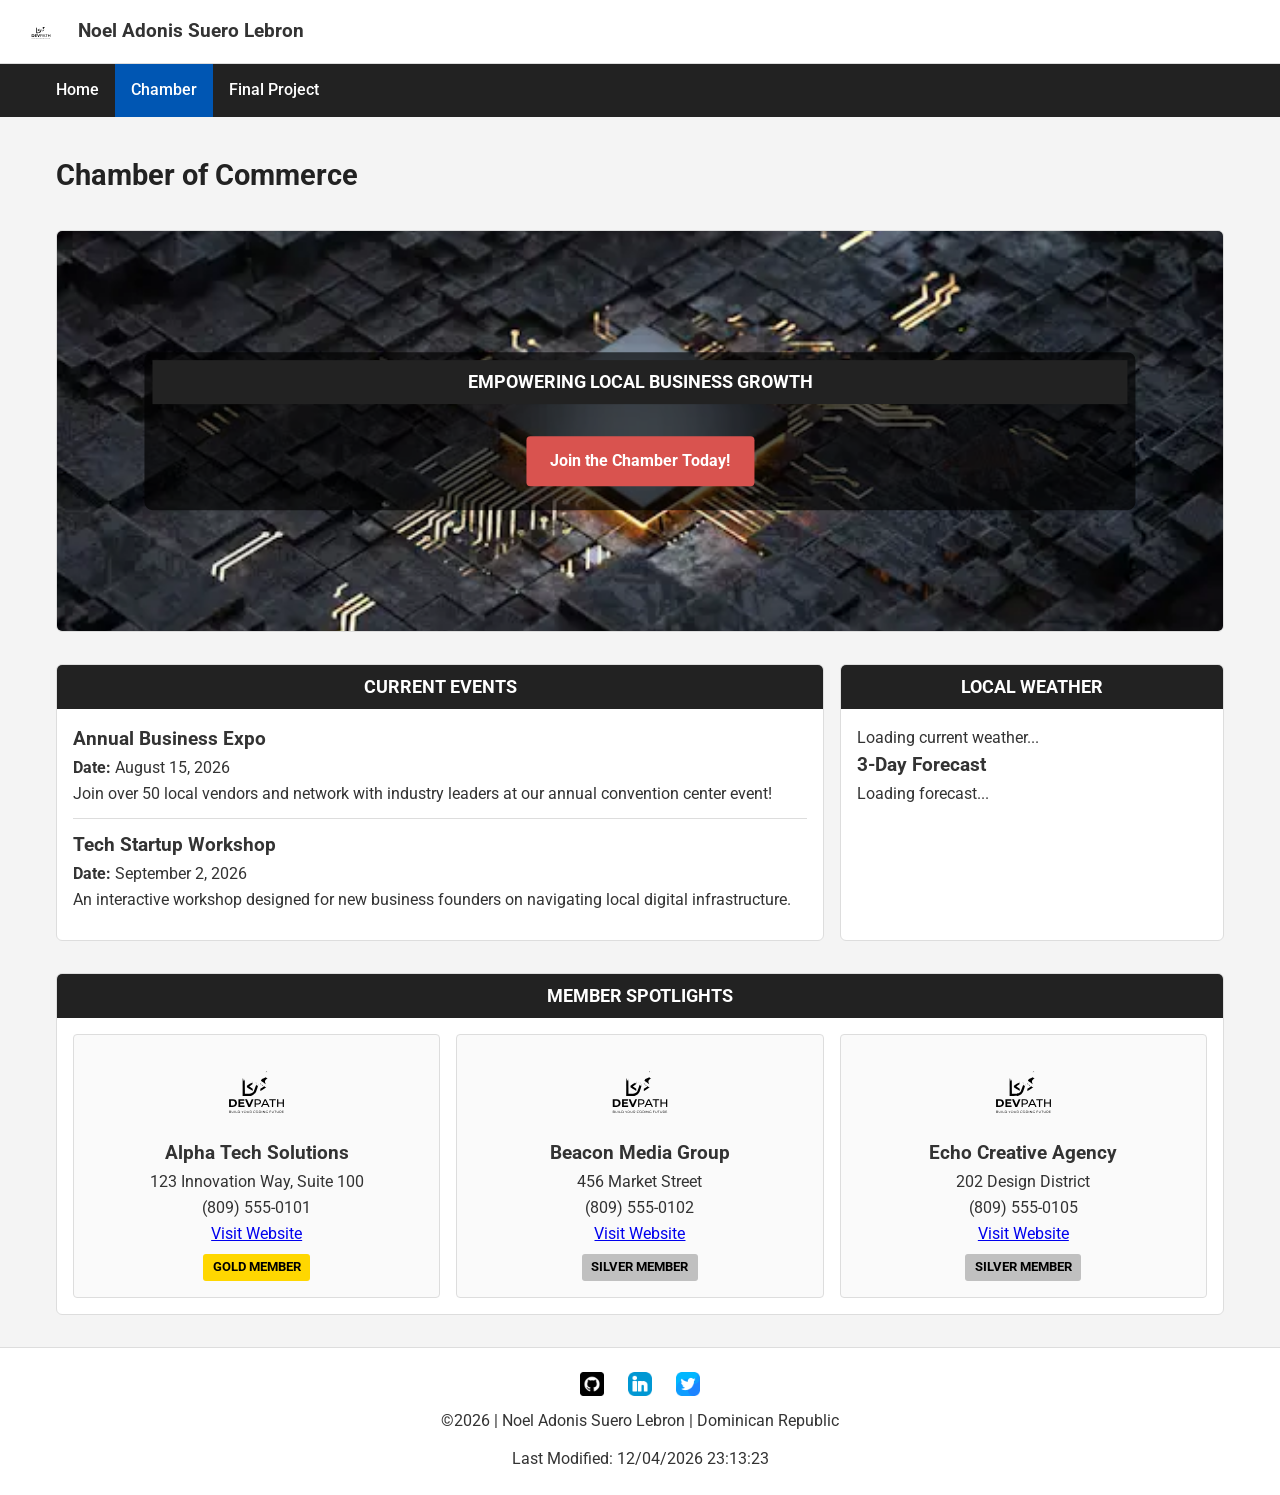
<file: week03/chamber/chamber.html>
<!DOCTYPE html>
<html lang="en">
<head>
    <meta charset="UTF-8">
    <meta name="viewport" content="width=device-width, initial-scale=1.0">
    <title>Chamber of Commerce - Home</title>
    <meta name="description" content="Welcome to the Chamber of Commerce home page. Explore local business listings, weather updates, events, and member spotlights.">
    <meta name="author" content="Noel Adonis Suero Lebron">


    <meta property="og:title" content="Chamber of Commerce - Home">
    <meta property="og:description" content="Connect with local businesses and community opportunities through our Chamber of Commerce.">
    <meta property="og:image" content="https://yourusername.github.io/wdd231/chamber/images/hero.webp">
    <meta property="og:url" content="https://yourusername.github.io/wdd231/chamber/index.html">
    <meta property="og:type" content="website">

    <link rel="icon" href="images/logo.svg" type="image/svg+xml">
    <link rel="preconnect" href="https://fonts.googleapis.com">
    <link rel="preconnect" href="https://fonts.gstatic.com" crossorigin>
    <link href="https://fonts.googleapis.com/css2?family=Roboto:wght@400;500;700&display=swap" rel="stylesheet">

    <link rel="stylesheet" href="styles/normalize.css">
    <link rel="stylesheet" href="styles/styles.css">

    

    <script src="scripts/main.js" defer></script>
</head>

<body>

    <header>
        <div class="logo">
            <img src="images/logo.svg" alt="Chamber Logo" width="50" height="50">
            <span>Noel Adonis Suero Lebron</span>
        </div>
        <button id="menu-toggle" aria-label="toggle-menu">&#9776;</button>
    </header>

   
    <nav id="menu" class="hidden">
        <ul>
            <li><a href="index.html">Home</a></li>
            <li><a href="chamber.html" class="active">Chamber</a></li>
            <li><a href="final-project.html">Final Project</a></li>
        </ul>
    </nav>

  
    <main class="home-grid">
        <h1>Chamber of Commerce</h1>

        
        <section class="hero-card">
            <picture>
                <img src="images/hero.webp" alt="Chamber Community Banner" width="1200" height="400">
            </picture>
            <div class="cta-overlay">
                <h2>Empowering Local Business Growth</h2>
                <a href="join.html" class="cta-button">Join the Chamber Today!</a>
            </div>
        </section>

     
        <section class="events-card">
            <h2>Current Events</h2>
            <article class="event-item">
                <h3>Annual Business Expo</h3>
                <p><strong>Date:</strong> August 15, 2026</p>
                <p>Join over 50 local vendors and network with industry leaders at our annual convention center event!</p>
            </article>
            <article class="event-item">
                <h3>Tech Startup Workshop</h3>
                <p><strong>Date:</strong> September 2, 2026</p>
                <p>An interactive workshop designed for new business founders on navigating local digital infrastructure.</p>
            </article>
        </section>

       
        <section class="weather-card">
            <h2>Local Weather</h2>
            <div id="weather-current">
                <p class="loading">Loading current weather...</p>
            </div>
            <h3>3-Day Forecast</h3>
            <div id="weather-forecast">
                <p class="loading">Loading forecast...</p>
            </div>
        </section>

        
        <section class="spotlights-container">
            <h2>Member Spotlights</h2>
            <div id="spotlights-grid">
                
            </div>
        </section>
    </main>

  
    <footer>
        <div class="footer-socials">
            <a href="https://github.com/" target="_blank" rel="noopener" aria-label="GitHub Profile">
                <img src="images/github.png" alt="GitHub" width="24" height="24">
            </a>
            <a href="https://linkedin.com/" target="_blank" rel="noopener" aria-label="LinkedIn Profile">
                <img src="images/linked.png" alt="LinkedIn" width="24" height="24">
            </a>
            <a href="https://twitter.com/" target="_blank" rel="noopener" aria-label="Twitter Profile">
                <img src="images/twitter.png" alt="Twitter" width="24" height="24">
            </a>
        </div>

        <div class="footer-info">
            <p>&copy;<span id="currentyear"></span> | Noel Adonis Suero Lebron | Dominican Republic</p>
        </div>

        <div class="footer-modified">
            <p id="lastModified"></p>
        </div>
    </footer>
</body>
</html>
</file>
<file: styles/context.css>
/* 1. VARIABLES, RESET & BASE STYLES */
:root {
    --primary-color: #222222;       /* Dark wireframe headers / nav */
    --accent-color: #555555;        /* Active / Hover item states */
    --bg-light: #e0e0e0;            /* Card body background */
    --bg-body: #f9f9f9;             /* Document background */
    --text-color: #333333;
    --text-light: #ffffff;
    --border-color: #cccccc;
    
    --font-family: 'Segoe UI', Tahoma, Geneva, Verdana, sans-serif;
    --padding-standard: 1rem;
    --gap-standard: 1rem;
    --font-family: 'Roboto', 'Segoe UI', Tahoma, Geneva, Verdana, sans-serif;
}

* {
    box-sizing: border-box;
    margin: 0;
    padding: 0;
}

body {
    font-family: var(--font-family);
    background-color: var(--bg-body);
    color: var(--text-color);
    line-height: 1.6;
}

/* Fluid responsive image configurations */
img {
    max-width: 100%;
    height: auto;
    object-fit: cover;
}

/* 2. HEADER & LOGO */
header {
    background-color: var(--text-light);
    display: flex;
    justify-content: space-between;
    align-items: center;
    padding: var(--padding-standard);
    border-bottom: 1px solid var(--border-color);
}

.logo {
    display: flex;
    align-items: center;
    gap: 0.75rem;
}

/* Constrain the logo image safely */
.logo img {
    width: 50px;
    height: 50px;
}

.logo span {
    font-weight: 700;
    font-size: 1.2rem;
    letter-spacing: -0.5px;
}

/* Hamburger Trigger styling */
#menu-toggle {
    font-size: 1.75rem;
    background: none;
    border: none;
    color: var(--primary-color);
    cursor: pointer;
    padding: 0.25rem 0.5rem;
    transition: color 0.2s ease;
}

#menu-toggle:hover {
    color: var(--accent-color);
}

/*3. MOBILE-FIRST NAVIGATION*/
#menu {
    background-color: var(--primary-color);
}

#menu ul {
    list-style: none;
    display: flex;
    flex-direction: column;
}

/* When the .hidden class is active, hide on small screens */
#menu.hidden {
    display: none;
}

#menu ul li a {
    display: block;
    color: var(--text-light);
    text-decoration: none;
    padding: 0.85rem var(--padding-standard);
    text-align: center;
    font-weight: 500;
    /* Invisible base border prevents layout jitter/twitching on hover */
    border-bottom: 3px solid transparent; 
    transition: background-color 0.2s ease, border-color 0.2s ease;
}

#menu ul li a:hover {
    background-color: var(--accent-color);
    border-bottom: 3px solid var(--text-light);
}

/* 4. MAIN LAYOUT BLOCK (Mobile Stacking Setup)*/
main {
    max-width: 1200px;
    margin: 0 auto;
    padding: var(--padding-standard);
}

main h1 {
    font-size: 2rem;
    margin-bottom: var(--gap-standard);
    border-bottom: 2px solid var(--primary-color);
    padding-bottom: 0.3rem;
}

/* Common Section Structural styling */
main section {
    background-color: var(--bg-light);
    border: 1px solid var(--border-color);
    margin-bottom: var(--gap-standard);
    border-radius: 4px;
    overflow: hidden;
}

main section h2 {
    background-color: var(--primary-color);
    color: var(--text-light);
    font-size: 1.1rem;
    text-align: center;
    padding: 0.5rem;
    text-transform: uppercase;
    letter-spacing: 0.5px;
}

main section p {
    padding: var(--padding-standard);
    font-size: 0.95rem;
}

/* Specific Section adjustments */
#profile-photo {
    text-align: center;
}

#profile-photo img {
    margin: var(--padding-standard) auto;
    display: block;
    border-radius: 4px;
    width: 200px;
    height: 200px;
}

/* Web Certificate Courses Pills Setup */
#web-certificate-courses ul {
    list-style: none;
    padding: var(--padding-standard);
    display: flex;
    flex-wrap: wrap;
    gap: 0.5rem;
    justify-content: center;
}

#web-certificate-courses ul li {
    background-color: #b5b5b5;
    color: var(--primary-color);
    padding: 0.5rem 1.5rem;
    border-radius: 4px;
    font-weight: 600;
    font-size: 0.9rem;
    border: 1px solid #999999;
    flex: 1 1 calc(33.333% - 0.5rem); /* Pill style sizing */
    text-align: center;
    min-width: 80px;
}

/*5. FOOTER STRUCTURE*/
footer {
    background-color: var(--bg-light);
    border-top: 1px solid var(--border-color);
    padding: 1.5rem var(--padding-standard);
    text-align: center;
    display: flex;
    flex-direction: column;
    gap: 0.75rem;
    font-size: 0.9rem;
}

.footer-socials {
    display: flex;
    justify-content: center;
    gap: 1.5rem;
}

.footer-socials a img {
    transition: transform 0.2s ease;
}

.footer-socials a img:hover {
    transform: scale(1.2);
}

.footer-info p, 
.footer-modified p {
    margin: 0;
    color: #444444;
}

/* 6. RESPONSIVE TABLET & DESKTOP VIEWS (Breakpoints)*/
@media (min-width: 768px) {
    /* Hide responsive mobile toggle interface */
    #menu-toggle {
        display: none;
    }

    /* Transform navigation block to Flex layout row */
    #menu {
        display: block !important; /* Forces layout tracking above hidden states */
    }

    #menu ul {
        flex-direction: row;
        justify-content: flex-start;
        max-width: 1200px;
        margin: 0 auto;
        padding-left: var(--padding-standard);
    }

    #menu ul li a {
        padding: 1rem 1.5rem;
    }

    /* Convert Mobile Stack into 2-Column Grid Wireframe */
    main {
        display: grid;
        grid-template-columns: 2fr 1fr;
        gap: var(--gap-standard);
    }

    main h1 {
        grid-column: 1 / -1; /* Spans full horizontal layout top */
    }

    #course-work {
        grid-column: 1 / 2;
        grid-row: 2;
    }

    #profile-photo {
        grid-column: 2 / 3;
        grid-row: 2;
    }

    #web-certificate-courses {
        grid-column: 1 / -1; /* Full row layout block beneath column items */
    }
}
</file>
<file: chamber/styles/small.css>
/* Custom properties for color schemes */
:root {
  --primary-color: #0d3b66;
  --secondary-color: #f4d35e;
  --text-dark: #333333;
  --bg-light: #fafafa;
  --card-border: #dddddd;
}

body {
  font-family: Arial, sans-serif;
  color: var(--text-dark);
  background-color: var(--bg-light);
  margin: 0;
}


header {
  background-color: var(--primary-color);
  color: white;
  display: flex;
  justify-content: space-between;
  align-items: center;
  padding: 1rem;
}

#menu-btn {
  font-size: 1.5rem;
  background: none;
  border: none;
  color: white;
  cursor: pointer;
}

nav ul {
  list-style: none;
  padding: 0;
  margin: 0;
  background-color: #1a5286;
  display: none; 
}

nav ul.open {
  display: block;
}

nav li a {
  display: block;
  padding: 1rem;
  color: white;
  text-decoration: none;
  border-bottom: 1px solid #14436d;
}


.view-toggle {
  text-align: center;
  margin: 1.5rem 0;
}

.view-toggle button {
  padding: 0.5rem 1rem;
  margin: 0 0.25rem;
  cursor: pointer;
  background-color: #eee;
  border: 1px solid #ccc;
}

.view-toggle button.active {
  background-color: var(--primary-color);
  color: white;
}


#members-container.grid-view {
  display: grid;
  grid-template-columns: repeat(auto-fit, minmax(280px, 1fr));
  gap: 1.5rem;
  padding: 1rem;
}

#members-container.grid-view section {
  background: white;
  border: 1px solid var(--card-border);
  border-radius: 8px;
  padding: 1.5rem;
  text-align: center;
  box-shadow: 0 2px 5px rgba(0,0,0,0.05);
}

#members-container.grid-view img {
  max-height: 80px;
  width: auto;
  margin-bottom: 1rem;
}


#members-container.list-view {
  display: flex;
  flex-direction: column;
  padding: 1rem;
}

#members-container.list-view section {
  display: flex;
  flex-direction: column;
  padding: 0.75rem 1rem;
  border-bottom: 1px solid var(--card-border);
  background: none;
}

#members-container.list-view img {
  display: none; 
}


footer {
  background-color: var(--primary-color);
  color: white;
  text-align: center;
  padding: 2rem 1rem;
  margin-top: 2rem;
}
</file>
<file: chamber/styles/larger.css>
@media (min-width: 37.5rem) {
  #menu-btn {
    display: none;
  }

  nav ul {
    display: flex; 
    justify-content: center;
  }

  nav li a {
    border-bottom: none;
  }

 
  #members-container.list-view section {
    flex-direction: row;
    justify-content: space-between;
    align-items: center;
  }
}
</file>
<file: chamber/styles/join.css>
/* ===================================================
   1. VARIABLES, RESET & BASE STYLES
   =================================================== */
:root {
    --primary-color: #222222;       /* Dark wireframe headers / nav */
    --accent-color: #555555;        /* Active / Hover item states */
    --bg-light: #e0e0e0;            /* Card body background */
    --bg-body: #f9f9f9;             /* Document background */
    --text-color: #333333;
    --text-light: #ffffff;
    --border-color: #cccccc;
    
    --font-family: 'Roboto', 'Segoe UI', Tahoma, Geneva, Verdana, sans-serif;
    --padding-standard: 1rem;
    --gap-standard: 1rem;
}

* {
    box-sizing: border-box;
    margin: 0;
    padding: 0;
}

body {
    font-family: var(--font-family);
    background-color: var(--bg-body);
    color: var(--text-color);
    line-height: 1.6;
}

/* Fluid responsive image configurations */
img {
    max-width: 100%;
    height: auto;
    object-fit: cover;
}

/* ===================================================
   2. HEADER & LOGO
   =================================================== */
header {
    background-color: var(--text-light);
    display: flex;
    justify-content: space-between;
    align-items: center;
    padding: var(--padding-standard);
    border-bottom: 1px solid var(--border-color);
}

.logo {
    display: flex;
    align-items: center;
    gap: 0.75rem;
}

.logo img {
    width: 50px;
    height: 50px;
}

.logo span {
    font-weight: 700;
    font-size: 1.2rem;
    letter-spacing: -0.5px;
}

#menu-toggle {
    font-size: 1.75rem;
    background: none;
    border: none;
    color: var(--primary-color);
    cursor: pointer;
    padding: 0.25rem 0.5rem;
    transition: color 0.2s ease;
}

#menu-toggle:hover {
    color: var(--accent-color);
}

/* ===================================================
   3. MOBILE-FIRST NAVIGATION
   =================================================== */
#menu {
    background-color: var(--primary-color);
}

#menu ul {
    list-style: none;
    display: flex;
    flex-direction: column;
}

#menu.hidden {
    display: none;
}

#menu ul li a {
    display: block;
    color: var(--text-light);
    text-decoration: none;
    padding: 0.85rem var(--padding-standard);
    text-align: center;
    font-weight: 500;
    border-bottom: 3px solid transparent;
    transition: background-color 0.2s ease, border-color 0.2s ease;
}

#menu ul li a:hover,
#menu ul li a.active {
    background-color: var(--accent-color);
    border-bottom: 3px solid var(--text-light);
}

/* ===================================================
   4. MAIN LAYOUT & FORM STYLING
   =================================================== */
main {
    max-width: 1200px;
    margin: 0 auto;
    padding: var(--padding-standard);
}

main h1 {
    font-size: 2rem;
    margin-bottom: var(--gap-standard);
    border-bottom: 2px solid var(--primary-color);
    padding-bottom: 0.3rem;
}

/* Form Styles */
.join-form fieldset {
    background-color: var(--bg-light);
    border: 1px solid var(--border-color);
    border-radius: 4px;
    padding: var(--padding-standard);
    margin-bottom: var(--gap-standard);
}

.join-form legend {
    background-color: var(--primary-color);
    color: var(--text-light);
    font-weight: 600;
    padding: 0.3rem 0.8rem;
    border-radius: 4px;
    font-size: 0.95rem;
    text-transform: uppercase;
    letter-spacing: 0.5px;
}

.join-form label {
    display: block;
    margin-top: 1rem;
    font-weight: 600;
    font-size: 0.95rem;
}

.join-form input[type="text"],
.join-form input[type="email"],
.join-form input[type="tel"],
.join-form select,
.join-form textarea {
    width: 100%;
    padding: 0.75rem;
    margin-top: 0.35rem;
    border: 1px solid var(--border-color);
    border-radius: 4px;
    font-family: inherit;
    font-size: 1rem;
}

/* Validation Status Indicators */
.join-form input:required:invalid,
.join-form select:required:invalid {
    border-left: 5px solid #d9534f;
}

.join-form input:required:valid,
.join-form select:required:valid {
    border-left: 5px solid #5cb85c;
}

.submit-btn {
    background-color: var(--primary-color);
    color: var(--text-light);
    border: none;
    padding: 0.9rem 1.5rem;
    font-size: 1rem;
    font-weight: 700;
    border-radius: 4px;
    cursor: pointer;
    width: 100%;
    transition: background-color 0.2s ease;
}

.submit-btn:hover {
    background-color: var(--accent-color);
}

/* ===================================================
   5. MEMBERSHIP CARDS & INITIAL ANIMATIONS
   =================================================== */
@keyframes fadeInUp {
    from {
        opacity: 0;
        transform: translateY(20px);
    }
    to {
        opacity: 1;
        transform: translateY(0);
    }
}

.membership-cards-container {
    margin-top: var(--gap-standard);
}

.membership-cards-container h2 {
    background-color: var(--primary-color);
    color: var(--text-light);
    font-size: 1.1rem;
    text-align: center;
    padding: 0.5rem;
    text-transform: uppercase;
    letter-spacing: 0.5px;
    border-radius: 4px 4px 0 0;
}

.cards-grid {
    display: flex;
    flex-direction: column;
    gap: var(--gap-standard);
    margin-top: var(--gap-standard);
}

.card {
    background-color: var(--bg-light);
    border: 1px solid var(--border-color);
    border-radius: 4px;
    padding: var(--padding-standard);
    animation: fadeInUp 0.7s ease-out forwards;
    opacity: 0;
}

.card-np     { animation-delay: 0.1s; }
.card-bronze { animation-delay: 0.25s; }
.card-silver { animation-delay: 0.4s; }
.card-gold   { animation-delay: 0.55s; }

.card h3 {
    margin-bottom: 0.5rem;
    color: var(--primary-color);
}

.modal-trigger {
    background-color: var(--accent-color);
    color: var(--text-light);
    border: none;
    padding: 0.5rem 1rem;
    border-radius: 4px;
    cursor: pointer;
    margin-top: 0.75rem;
    font-weight: 600;
}

.modal-trigger:hover {
    background-color: var(--primary-color);
}

/* Modal Dialog Popups */
.benefits-modal {
    margin: auto;
    padding: 1.5rem;
    border: 1px solid var(--border-color);
    border-radius: 4px;
    max-width: 500px;
    width: 90%;
    box-shadow: 0 4px 10px rgba(0,0,0,0.3);
}

.benefits-modal::backdrop {
    background: rgba(0, 0, 0, 0.6);
}

.modal-close {
    float: right;
    background: none;
    border: none;
    font-size: 1.5rem;
    cursor: pointer;
    color: var(--primary-color);
}

/* ===================================================
   6. THANK YOU PAGE STYLING
   =================================================== */
.thankyou-container {
    max-width: 800px;
}

.thankyou-intro {
    background-color: var(--bg-light);
    border: 1px solid var(--border-color);
    padding: var(--padding-standard);
    border-radius: 4px;
    margin-bottom: var(--gap-standard);
}

.results-card {
    background-color: var(--bg-light);
    border: 1px solid var(--border-color);
    border-radius: 4px;
    padding: var(--padding-standard);
}

.results-card dl {
    display: flex;
    flex-direction: column;
    gap: 0.75rem;
}

.results-card dt {
    font-weight: 700;
    color: var(--primary-color);
    text-transform: uppercase;
    font-size: 0.85rem;
    letter-spacing: 0.5px;
}

.results-card dd {
    margin-bottom: 0.5rem;
    font-size: 1rem;
    padding-left: 0.5rem;
}

/* ===================================================
   7. FOOTER STRUCTURE
   =================================================== */
footer {
    background-color: var(--bg-light);
    border-top: 1px solid var(--border-color);
    padding: 1.5rem var(--padding-standard);
    text-align: center;
    display: flex;
    flex-direction: column;
    gap: 0.75rem;
    font-size: 0.9rem;
}

.footer-socials {
    display: flex;
    justify-content: center;
    gap: 1.5rem;
}

.footer-socials a img {
    transition: transform 0.2s ease;
}

.footer-socials a img:hover {
    transform: scale(1.2);
}

.footer-info p, 
.footer-modified p {
    margin: 0;
    color: #444444;
}

/* ===================================================
   8. RESPONSIVE TABLET & DESKTOP VIEWS
   =================================================== */
@media (min-width: 768px) {
    #menu-toggle {
        display: none;
    }

    #menu {
        display: block !important;
    }

    #menu ul {
        flex-direction: row;
        justify-content: flex-start;
        max-width: 1200px;
        margin: 0 auto;
        padding-left: var(--padding-standard);
    }

    #menu ul li a {
        padding: 1rem 1.5rem;
    }

    /* Side-by-side layout on desktop */
    main.join-grid {
        display: grid;
        grid-template-columns: 3fr 2fr;
        gap: var(--gap-standard);
    }

    main.join-grid h1 {
        grid-column: 1 / -1;
    }

    .membership-cards-container {
        margin-top: 0;
    }

    /* Form summary layout on thank you page */
    .results-card dl {
        display: grid;
        grid-template-columns: 200px 1fr;
        align-items: center;
    }

    .results-card dt {
        text-align: right;
        padding-right: 1rem;
    }
}
</file>
<file: chamber/styles/join-large.css>
/* ===================================================
   DESKTOP GRID LAYOUT (min-width: 768px)
   =================================================== */
@media (min-width: 768px) {
    /* Join page two-column layout */
    main.join-grid {
        display: grid;
        grid-template-columns: 3fr 2fr;
        gap: 2rem;
        padding: 2rem;
        max-width: 1200px;
        margin: 0 auto;
    }

    main.join-grid h1 {
        grid-column: 1 / -1;
    }

    /* Thank You page definition list alignment */
    .results-card dl {
        display: grid;
        grid-template-columns: 220px 1fr;
        align-items: center;
        gap: 1rem 0.5rem;
    }

    .results-card dt {
        margin-bottom: 0;
        text-align: right;
        padding-right: 1rem;
    }

    .results-card dd {
        margin-bottom: 0;
    }
}
</file>
<file: week02/styles/prophets.css>
/* General Page Styling */
body {
    font-family: 'Roboto', Helvetica, Arial, sans-serif;
    margin: 0;
    padding: 0;
    background-color: #f4f6f9;
    color: #333;
    display: flex;
    flex-direction: column;
    min-height: 100vh;
}

header, footer {
    background-color: #1b365d; /* Dark Deep Blue */
    color: #ffffff;
    text-align: center;
    padding: 1.5rem;
}

header h1 {
    margin: 0;
    font-size: 2rem;
    letter-spacing: 0.5px;
}

footer {
    margin-top: auto;
    font-size: 0.9rem;
    border-top: 4px solid #d99b00; /* Warm Gold accent */
}

/* Main Area and Responsive Grid Layout */
main {
    max-width: 1200px;
    margin: 2rem auto;
    padding: 0 1rem;
    width: 100%;
    box-sizing: border-box;
}

#cards {
    display: grid;
    grid-template-columns: repeat(auto-fit, minmax(280px, 1fr));
    gap: 2rem;
}

/* Individual Card Styling */
.prophet-card {
    background: #ffffff;
    border-radius: 8px;
    box-shadow: 0 4px 8px rgba(0, 0, 0, 0.1);
    padding: 1.5rem;
    text-align: center;
    transition: transform 0.2s ease, box-shadow 0.2s ease;
    display: flex;
    flex-direction: column;
    align-items: center;
}

.prophet-card:hover {
    transform: translateY(-5px);
    box-shadow: 0 6px 15px rgba(0, 0, 0, 0.15);
}

.prophet-card h2 {
    font-size: 1.35rem;
    color: #1b365d;
    margin-top: 0;
    margin-bottom: 0.75rem;
    border-bottom: 1px solid #eee;
    padding-bottom: 0.5rem;
    width: 100%;
}

.prophet-card p {
    font-size: 0.9rem;
    margin: 0.25rem 0;
    color: #555;
}

.prophet-card img {
    margin-top: 1rem;
    max-width: 100%;
    height: auto;
    border-radius: 4px;
    box-shadow: 0 2px 4px rgba(0,0,0,0.1);
    background-color: #eaeaea; /* Fallback skeleton indicator during lazy load */
}
</file>
<file: week05/styles/site-plan.css>
/* Custom Font Families */
body {
  font-family: 'Roboto', Arial, sans-serif;
  color: #222222;
  background-color: #f4f6f8;
  margin: 0;
  padding: 0;
  line-height: 1.6;
}

/* Headings Typography */
h1, h2, h3, h4 {
  font-family: 'Montserrat', Helvetica, sans-serif;
  color: #111111;
  margin-top: 0;
}

/* Header Styling */
header {
  background-color: #1a1a1a;
  color: #ffffff;
  padding: 30px 20px;
  text-align: center;
  border-bottom: 4px solid #333333;
}

header h1 {
  color: #ffffff;
  font-size: 2.2rem;
  margin-bottom: 5px;
}

header .subtitle {
  margin: 0;
  font-size: 1rem;
  color: #cccccc;
}

/* Layout Containers */
main {
  max-width: 900px;
  margin: 30px auto;
  padding: 0 20px;
}

section {
  background: #ffffff;
  margin-bottom: 25px;
  padding: 25px;
  border-radius: 6px;
  box-shadow: 0 2px 8px rgba(0, 0, 0, 0.06);
  border-left: 5px solid #1a1a1a;
}

section h2 {
  font-size: 1.4rem;
  border-bottom: 2px solid #eeeeee;
  padding-bottom: 8px;
  margin-bottom: 15px;
}

section h3 {
  font-size: 1.1rem;
  margin-top: 20px;
}

ul {
  padding-left: 20px;
}

li {
  margin-bottom: 10px;
}

code {
  background-color: #f0f0f0;
  padding: 2px 6px;
  border-radius: 4px;
  font-size: 0.9em;
}

/* Wireframe Representation CSS */
.wireframe-container {
  display: flex;
  flex-direction: column;
  gap: 20px;
  margin-top: 15px;
}

.wireframe-card {
  background-color: #fafafa;
  border: 1px solid #dddddd;
  padding: 15px;
  border-radius: 4px;
}

.wireframe-box {
  display: flex;
  flex-direction: column;
  gap: 8px;
  margin-top: 10px;
}

.wf-block {
  background-color: #e9ecef;
  border: 1px dashed #6c757d;
  padding: 12px;
  text-align: center;
  font-size: 0.85rem;
  font-weight: 500;
  color: #333333;
}

.wf-grid-3 {
  display: grid;
  grid-template-columns: repeat(auto-fit, minmax(120px, 1fr));
  gap: 8px;
}

.wf-grid-2 {
  display: grid;
  grid-template-columns: repeat(auto-fit, minmax(180px, 1fr));
  gap: 8px;
}

/* Footer Styling */
footer {
  text-align: center;
  padding: 20px;
  background-color: #1a1a1a;
  color: #ffffff;
  font-size: 0.9rem;
  margin-top: 40px;
}
</file>
<file: week02/chamber/styles/small.css>
/* Custom properties for color schemes */
:root {
  --primary-color: #0d3b66;
  --secondary-color: #f4d35e;
  --text-dark: #333333;
  --bg-light: #fafafa;
  --card-border: #dddddd;
}

body {
  font-family: Arial, sans-serif;
  color: var(--text-dark);
  background-color: var(--bg-light);
  margin: 0;
}


header {
  background-color: var(--primary-color);
  color: white;
  display: flex;
  justify-content: space-between;
  align-items: center;
  padding: 1rem;
}

#menu-btn {
  font-size: 1.5rem;
  background: none;
  border: none;
  color: white;
  cursor: pointer;
}

nav ul {
  list-style: none;
  padding: 0;
  margin: 0;
  background-color: #1a5286;
  display: none; 
}

nav ul.open {
  display: block;
}

nav li a {
  display: block;
  padding: 1rem;
  color: white;
  text-decoration: none;
  border-bottom: 1px solid #14436d;
}


.view-toggle {
  text-align: center;
  margin: 1.5rem 0;
}

.view-toggle button {
  padding: 0.5rem 1rem;
  margin: 0 0.25rem;
  cursor: pointer;
  background-color: #eee;
  border: 1px solid #ccc;
}

.view-toggle button.active {
  background-color: var(--primary-color);
  color: white;
}


#members-container.grid-view {
  display: grid;
  grid-template-columns: repeat(auto-fit, minmax(280px, 1fr));
  gap: 1.5rem;
  padding: 1rem;
}

#members-container.grid-view section {
  background: white;
  border: 1px solid var(--card-border);
  border-radius: 8px;
  padding: 1.5rem;
  text-align: center;
  box-shadow: 0 2px 5px rgba(0,0,0,0.05);
}

#members-container.grid-view img {
  max-height: 80px;
  width: auto;
  margin-bottom: 1rem;
}


#members-container.list-view {
  display: flex;
  flex-direction: column;
  padding: 1rem;
}

#members-container.list-view section {
  display: flex;
  flex-direction: column;
  padding: 0.75rem 1rem;
  border-bottom: 1px solid var(--card-border);
  background: none;
}

#members-container.list-view img {
  display: none; 
}


footer {
  background-color: var(--primary-color);
  color: white;
  text-align: center;
  padding: 2rem 1rem;
  margin-top: 2rem;
}
</file>
<file: week02/chamber/styles/larger.css>
@media (min-width: 37.5rem) {
  #menu-btn {
    display: none;
  }

  nav ul {
    display: flex; 
    justify-content: center;
  }

  nav li a {
    border-bottom: none;
  }

 
  #members-container.list-view section {
    flex-direction: row;
    justify-content: space-between;
    align-items: center;
  }
}
</file>
<file: week03/chamber/styles/styles.css>
/* 1. VARIABLES & BASE SETUP */
:root {
    --primary-color: #222222;
    --accent-color: #0056b3;
    --cta-color: #d9534f;
    --bg-light: #f4f4f4;
    --bg-card: #ffffff;
    --text-dark: #333333;
    --text-light: #ffffff;
    --border-color: #dddddd;
    --font-family: 'Roboto', 'Segoe UI', Tahoma, Geneva, Verdana, sans-serif;
    --padding-std: 1rem;
    --gap-std: 1rem;
}

* {
    box-sizing: border-box;
    margin: 0;
    padding: 0;
}

body {
    font-family: var(--font-family);
    background-color: var(--bg-light);
    color: var(--text-dark);
    line-height: 1.6;
}

img {
    max-width: 100%;
    height: auto;
    display: block;
}

/* 2. HEADER & NAVIGATION */
header {
    background-color: var(--bg-card);
    display: flex;
    justify-content: space-between;
    align-items: center;
    padding: var(--padding-std);
    border-bottom: 1px solid var(--border-color);
}

.logo {
    display: flex;
    align-items: center;
    gap: 0.75rem;
}

.logo span {
    font-size: 1.2rem;
    font-weight: 700;
}

#menu-toggle {
    font-size: 1.8rem;
    background: none;
    border: none;
    cursor: pointer;
    color: var(--primary-color);
}

#menu {
    background-color: var(--primary-color);
}

#menu.hidden {
    display: none;
}

#menu ul {
    list-style: none;
    display: flex;
    flex-direction: column;
}

#menu ul li a {
    display: block;
    color: var(--text-light);
    text-decoration: none;
    padding: 0.85rem var(--padding-std);
    text-align: center;
    font-weight: 500;
    transition: background-color 0.2s ease;
}

#menu ul li a:hover,
#menu ul li a.active {
    background-color: var(--accent-color);
}

/* 3. MAIN LAYOUT (Mobile First) */
main {
    max-width: 1200px;
    margin: 0 auto;
    padding: var(--padding-std);
}

main h1 {
    font-size: 1.8rem;
    margin-bottom: var(--gap-std);
    color: var(--primary-color);
}

/* Generic Section Card Container */
main section {
    background-color: var(--bg-card);
    border: 1px solid var(--border-color);
    border-radius: 6px;
    margin-bottom: var(--gap-std);
    overflow: hidden;
    padding: var(--padding-std);
}

main section h2 {
    background-color: var(--primary-color);
    color: var(--text-light);
    font-size: 1.1rem;
    padding: 0.5rem;
    margin: calc(var(--padding-std) * -1) calc(var(--padding-std) * -1) var(--padding-std);
    text-align: center;
    text-transform: uppercase;
}

/* HERO SECTION & CTA */
.hero-card {
    position: relative;
    padding: 0;
}

.hero-card picture img {
    width: 100%;
    max-height: 400px;
    object-fit: cover;
}

.cta-overlay {
    position: absolute;
    top: 50%;
    left: 50%;
    transform: translate(-50%, -50%);
    background: rgba(0, 0, 0, 0.65);
    color: var(--text-light);
    padding: 1.5rem;
    border-radius: 8px;
    text-align: center;
    width: 85%;
}

.cta-button {
    display: inline-block;
    margin-top: 1rem;
    background-color: var(--cta-color);
    color: var(--text-light);
    text-decoration: none;
    padding: 0.75rem 1.5rem;
    font-weight: bold;
    border-radius: 4px;
    transition: background-color 0.2s ease;
}

.cta-button:hover {
    background-color: #c9302c;
}

/* EVENTS & WEATHER */
.event-item {
    border-bottom: 1px solid var(--border-color);
    padding-bottom: 0.75rem;
    margin-bottom: 0.75rem;
}

.event-item:last-child {
    border-bottom: none;
    margin-bottom: 0;
}

.weather-info-box {
    display: flex;
    align-items: center;
    gap: 1rem;
}

.forecast-container {
    display: flex;
    justify-content: space-between;
    gap: 0.5rem;
    margin-top: 1rem;
}

.forecast-day {
    background: var(--bg-light);
    padding: 0.5rem;
    border-radius: 4px;
    text-align: center;
    flex: 1;
}

/* SPOTLIGHTS */
#spotlights-grid {
    display: flex;
    flex-direction: column;
    gap: var(--gap-std);
}

.spotlight-card {
    border: 1px solid var(--border-color);
    border-radius: 4px;
    padding: 1rem;
    text-align: center;
    background-color: #fafafa;
}

.spotlight-card img {
    margin: 0 auto 0.5rem auto;
    max-height: 80px;
    object-fit: contain;
}

.membership-badge {
    display: inline-block;
    margin-top: 0.5rem;
    padding: 0.2rem 0.6rem;
    font-size: 0.8rem;
    font-weight: bold;
    border-radius: 3px;
    text-transform: uppercase;
}

.badge-gold { background-color: #ffd700; color: #000; }
.badge-silver { background-color: #c0c0c0; color: #000; }

/* 4. FOOTER */
footer {
    background-color: var(--bg-card);
    border-top: 1px solid var(--border-color);
    padding: 1.5rem var(--padding-std);
    text-align: center;
    display: flex;
    flex-direction: column;
    gap: 0.75rem;
}

.footer-socials {
    display: flex;
    justify-content: center;
    gap: 1.5rem;
}

/* 5. RESPONSIVE DESKTOP LAYOUT (Grid) */
@media (min-width: 768px) {
    #menu-toggle {
        display: none;
    }

    #menu {
        display: block !important;
    }

    #menu ul {
        flex-direction: row;
        max-width: 1200px;
        margin: 0 auto;
    }

    /* Multi-column grid layout for desktop */
    main.home-grid {
        display: grid;
        grid-template-columns: 2fr 1fr;
        gap: var(--gap-std);
    }

    main.home-grid h1 {
        grid-column: 1 / -1;
    }

    .hero-card {
        grid-column: 1 / -1;
    }

    .events-card {
        grid-column: 1 / 2;
    }

    .weather-card {
        grid-column: 2 / 3;
    }

    .spotlights-container {
        grid-column: 1 / -1;
    }

    #spotlights-grid {
        display: grid;
        grid-template-columns: repeat(auto-fit, minmax(250px, 1fr));
    }
}
</file>
